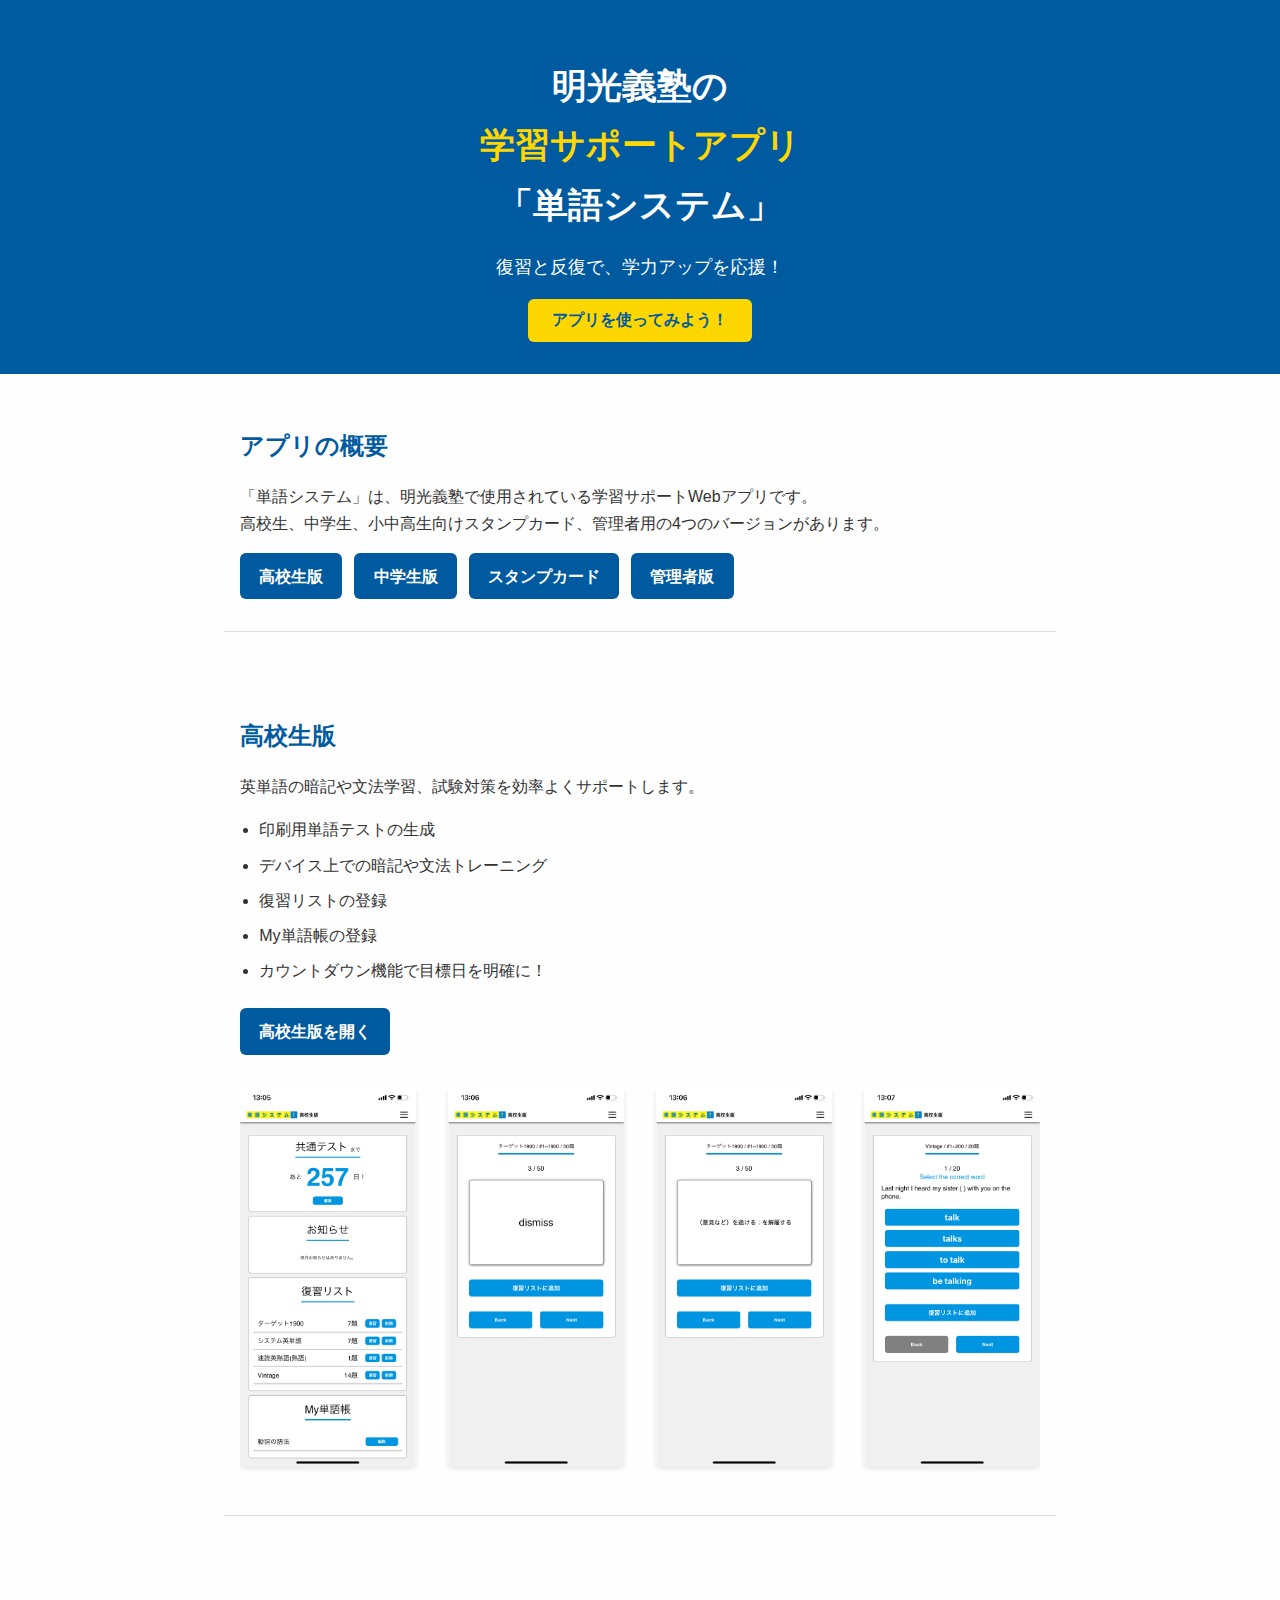
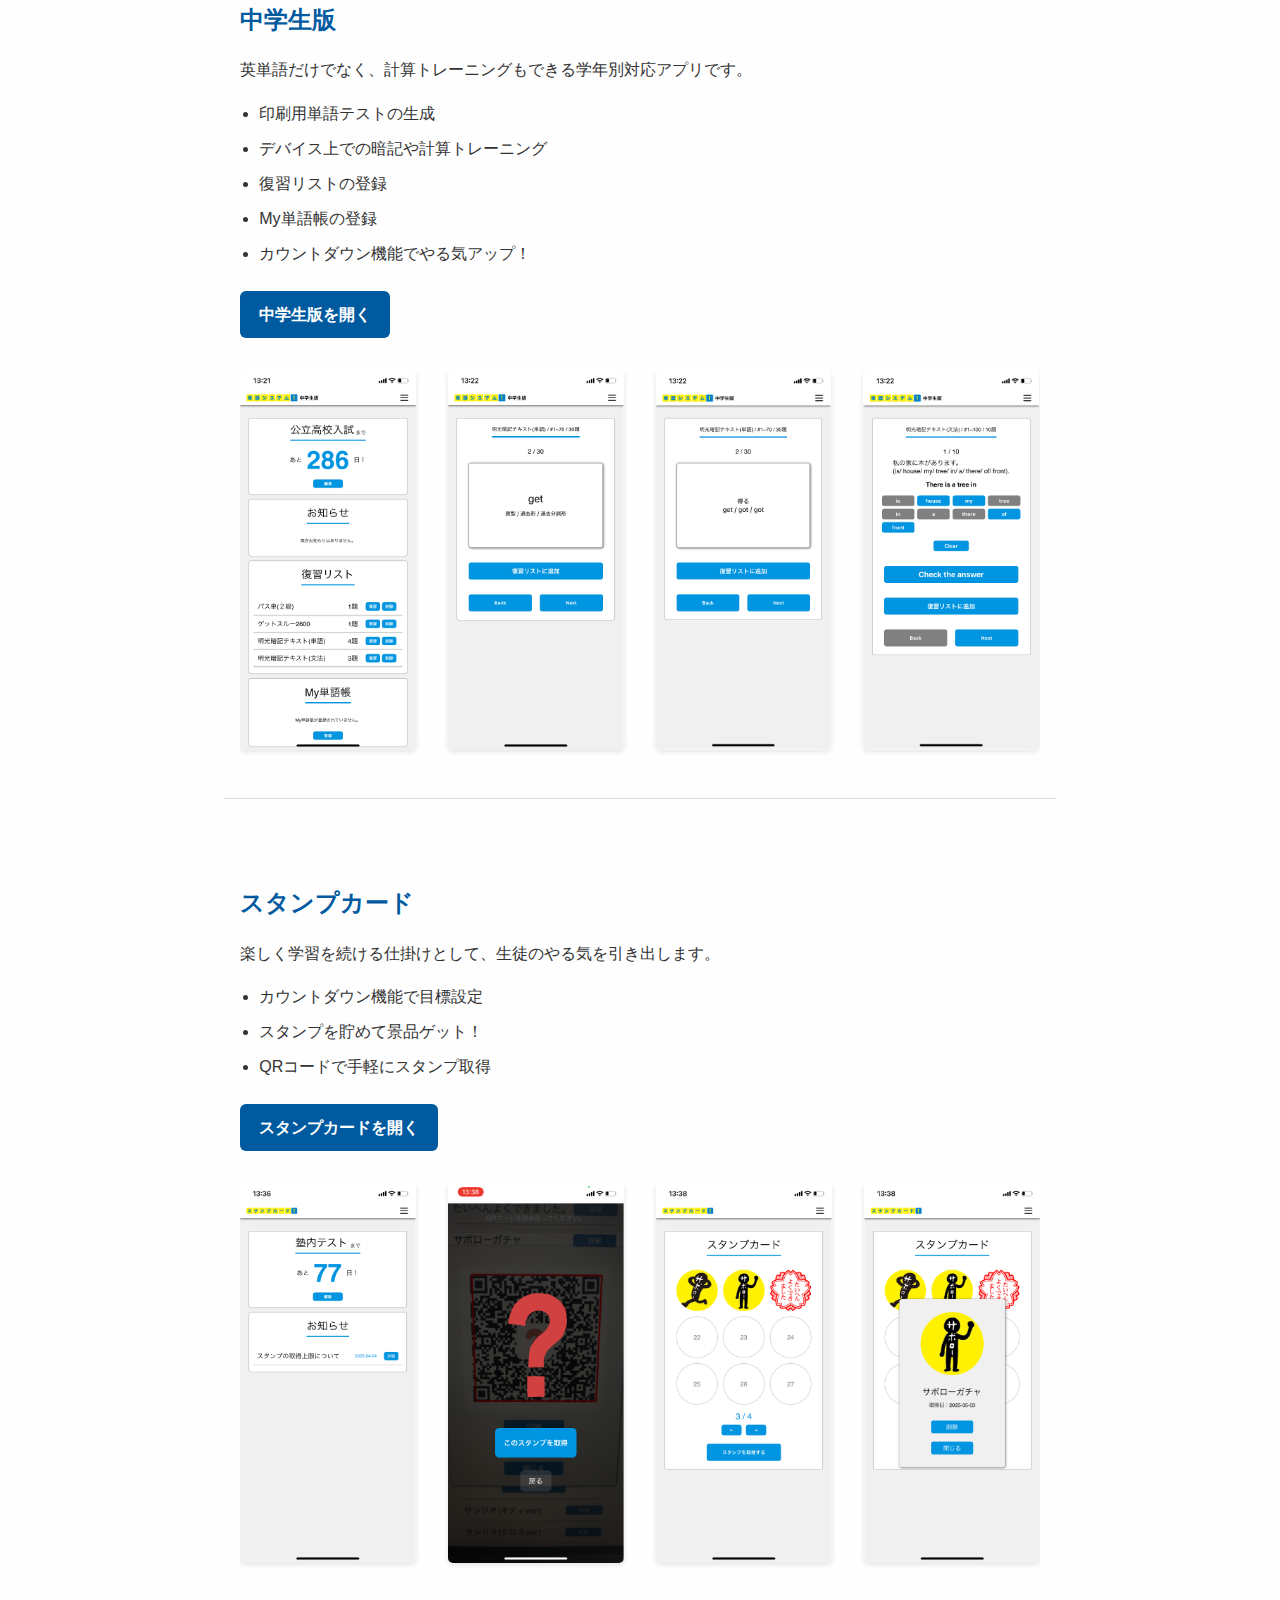
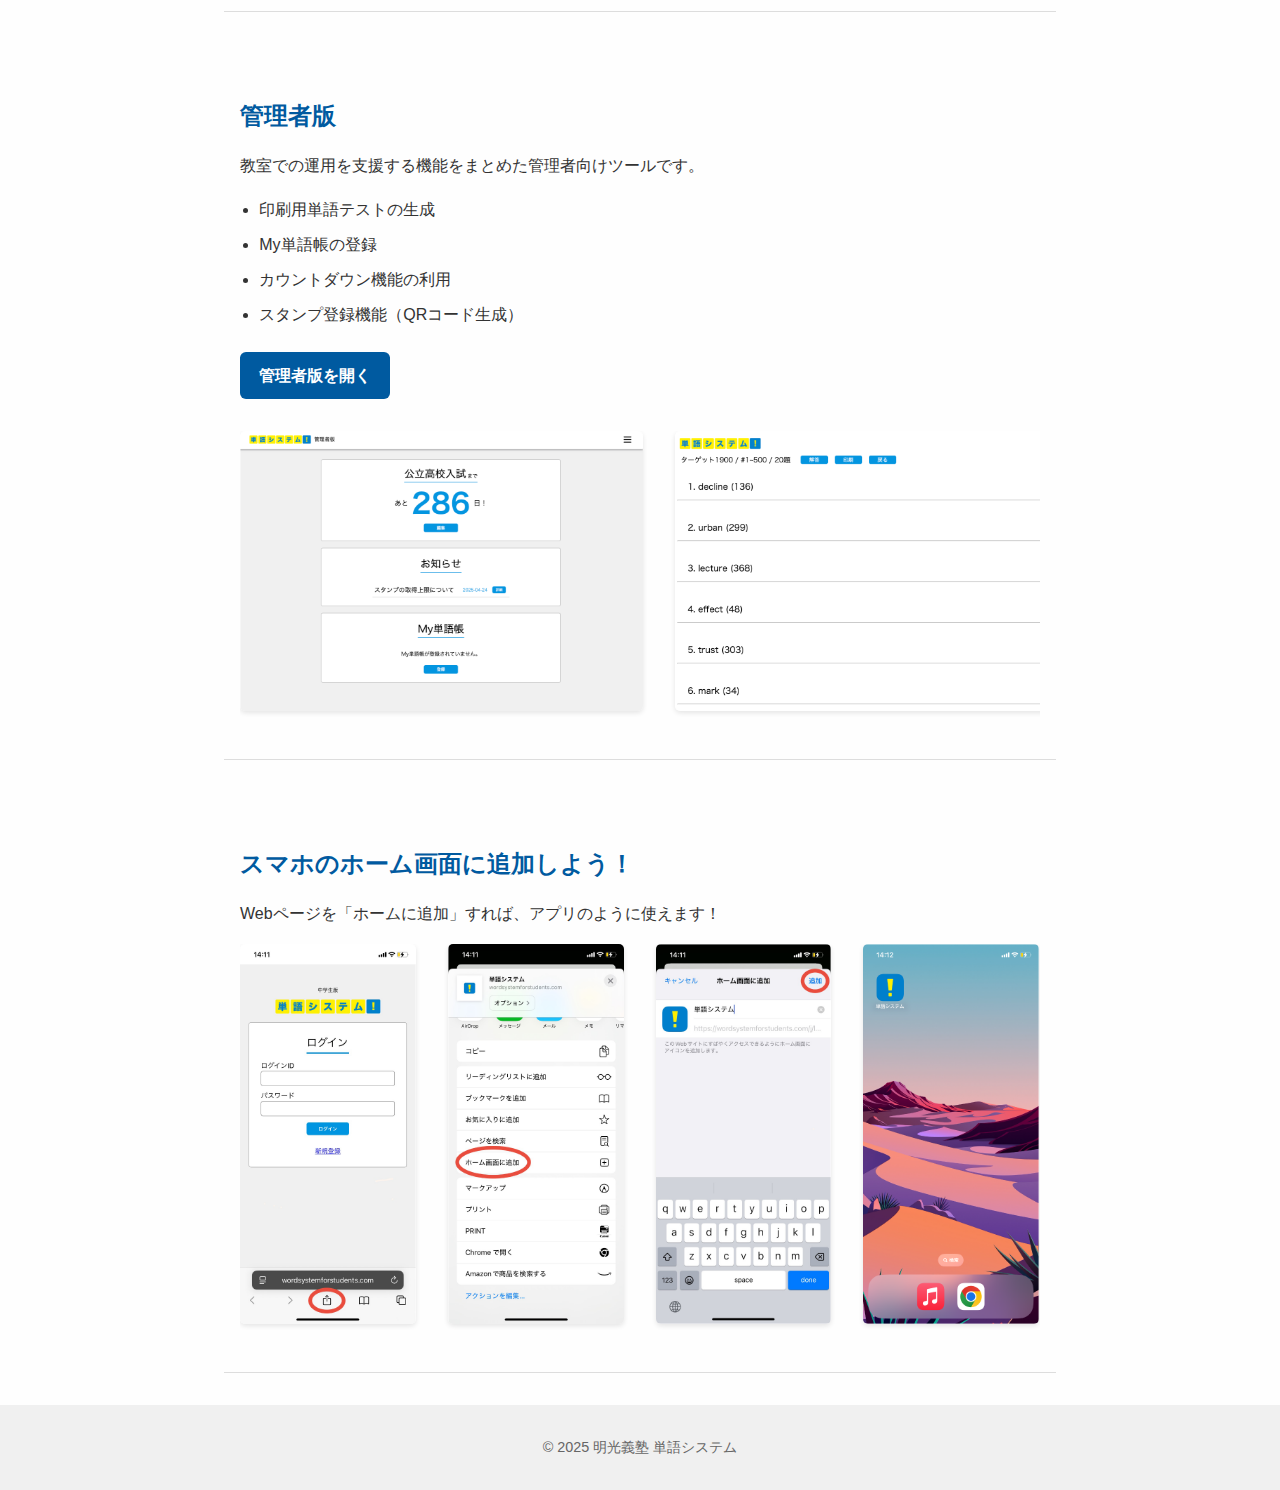
<file: index.html>
<!DOCTYPE html>
<html lang="ja">
<head>
    <meta charset="UTF-8">
    <meta name="viewport" content="width=device-width, initial-scale=1.0">
    <title>単語システム | 明光義塾</title>
    <link rel="stylesheet" href="common/css/style.css">
    <link rel="manifest" href="common/icons/manifest.json">
    <link rel="icon" href="common/icons/favicon.ico" type="image/x-icon">
    <link rel="icon" type="image/png" sizes="16x16" href="common/icons/favicon-16x16.png">
    <link rel="icon" type="image/png" sizes="32x32" href="common/icons/favicon-32x32.png">
    <link rel="icon" type="image/png" sizes="48x48" href="common/icons/favicon-48x48.png">
    <meta name="theme-color" content="#ffffff">
</head>
<body>
    <header>
        <h1>明光義塾の<br><span class="highlight">学習サポートアプリ</span><br>「単語システム」</h1>
        <p class="tagline">復習と反復で、学力アップを応援！</p>
        <button class="cta" onclick="scrollToApps()">アプリを使ってみよう！</button>
    </header>

    <section id="about" class="about">
        <h2>アプリの概要</h2>
        <p>「単語システム」は、明光義塾で使用されている学習サポートWebアプリです。<br>高校生、中学生、小中高生向けスタンプカード、管理者用の4つのバージョンがあります。</p>
        <div class="jump-buttons">
            <a href="#high" class="jump-button">高校生版</a>
            <a href="#junior" class="jump-button">中学生版</a>
            <a href="#stamp" class="jump-button">スタンプカード</a>
            <a href="#admin" class="jump-button">管理者版</a>
        </div>
    </section>

    <section id="high" class="app-section">
        <h2>高校生版</h2>
        <p>英単語の暗記や文法学習、試験対策を効率よくサポートします。</p>
        <ul>
            <li>印刷用単語テストの生成</li>
            <li>デバイス上での暗記や文法トレーニング</li>
            <li>復習リストの登録</li>
            <li>My単語帳の登録</li>
            <li>カウントダウン機能で目標日を明確に！</li>
        </ul>
        <a href="h/login.php" class="link-button">高校生版を開く</a>
        <div class="screenshot-scroll">
            <img src="common/images/highschool_1.png" alt="高校生版1">
            <img src="common/images/highschool_2.png" alt="高校生版2">
            <img src="common/images/highschool_3.png" alt="高校生版3">
            <img src="common/images/highschool_4.png" alt="高校生版4">
            <img src="common/images/highschool_5.png" alt="高校生版5">
            <img src="common/images/highschool_6.png" alt="高校生版6">
            <img src="common/images/highschool_7.png" alt="高校生版7">
            <img src="common/images/highschool_8.png" alt="高校生版8">
        </div>
    </section>

    <section id="junior" class="app-section">
        <h2>中学生版</h2>
        <p>英単語だけでなく、計算トレーニングもできる学年別対応アプリです。</p>
        <ul>
            <li>印刷用単語テストの生成</li>
            <li>デバイス上での暗記や計算トレーニング</li>
            <li>復習リストの登録</li>
            <li>My単語帳の登録</li>
            <li>カウントダウン機能でやる気アップ！</li>
        </ul>
        <a href="j/login.php" class="link-button">中学生版を開く</a>
        <div class="screenshot-scroll">
            <img src="common/images/junior_1.png" alt="中学生版1">
            <img src="common/images/junior_2.png" alt="中学生版2">
            <img src="common/images/junior_3.png" alt="中学生版3">
            <img src="common/images/junior_4.png" alt="中学生版4">
            <img src="common/images/junior_5.png" alt="中学生版5">
            <img src="common/images/junior_6.png" alt="中学生版6">
            <img src="common/images/junior_7.png" alt="中学生版7">
            <img src="common/images/junior_8.png" alt="中学生版8">
        </div>
    </section>

    <section id="stamp" class="app-section">
        <h2>スタンプカード</h2>
        <p>楽しく学習を続ける仕掛けとして、生徒のやる気を引き出します。</p>
        <ul>
            <li>カウントダウン機能で目標設定</li>
            <li>スタンプを貯めて景品ゲット！</li>
            <li>QRコードで手軽にスタンプ取得</li>
        </ul>
        <a href="e/login.php" class="link-button">スタンプカードを開く</a>
        <div class="screenshot-scroll">
            <img src="common/images/stampcard_1.png" alt="スタンプカード1">
            <img src="common/images/stampcard_2.png" alt="スタンプカード2">
            <img src="common/images/stampcard_3.png" alt="スタンプカード3">
            <img src="common/images/stampcard_4.png" alt="スタンプカード4">
        </div>
    </section>

    <section id="admin" class="app-section">
        <h2>管理者版</h2>
        <p>教室での運用を支援する機能をまとめた管理者向けツールです。</p>
        <ul>
            <li>印刷用単語テストの生成</li>
            <li>My単語帳の登録</li>
            <li>カウントダウン機能の利用</li>
            <li>スタンプ登録機能（QRコード生成）</li>
        </ul>
        <a href="d/login.php" class="link-button">管理者版を開く</a>
        <div class="screenshot-scroll admin-screens">
            <img src="common/images/admin_1.png" alt="管理者版1">
            <img src="common/images/admin_2.png" alt="管理者版2">
            <img src="common/images/admin_3.png" alt="管理者版3">
            <img src="common/images/admin_4.png" alt="管理者版4">
            <img src="common/images/admin_5.png" alt="管理者版5">
            <img src="common/images/admin_6.png" alt="管理者版6">
            <img src="common/images/admin_7.png" alt="管理者版7">
            <img src="common/images/admin_8.png" alt="管理者版8">
        </div>
    </section>

    <section class="promote">
        <h2>スマホのホーム画面に追加しよう！</h2>
        <p>Webページを「ホームに追加」すれば、アプリのように使えます！</p>
        <div class="screenshot-scroll">
            <img src="common/images/add-to-home_1.png" alt="ホーム画面追加の説明1">
            <img src="common/images/add-to-home_2.png" alt="ホーム画面追加の説明2">
            <img src="common/images/add-to-home_3.png" alt="ホーム画面追加の説明3">
            <img src="common/images/add-to-home_4.png" alt="ホーム画面追加の説明4">
        </div>
    </section>

    <footer>
        <p>&copy; 2025 明光義塾 単語システム</p>
    </footer>

    <script src="common/js/script.js"></script>
</body>
</html>
</file>
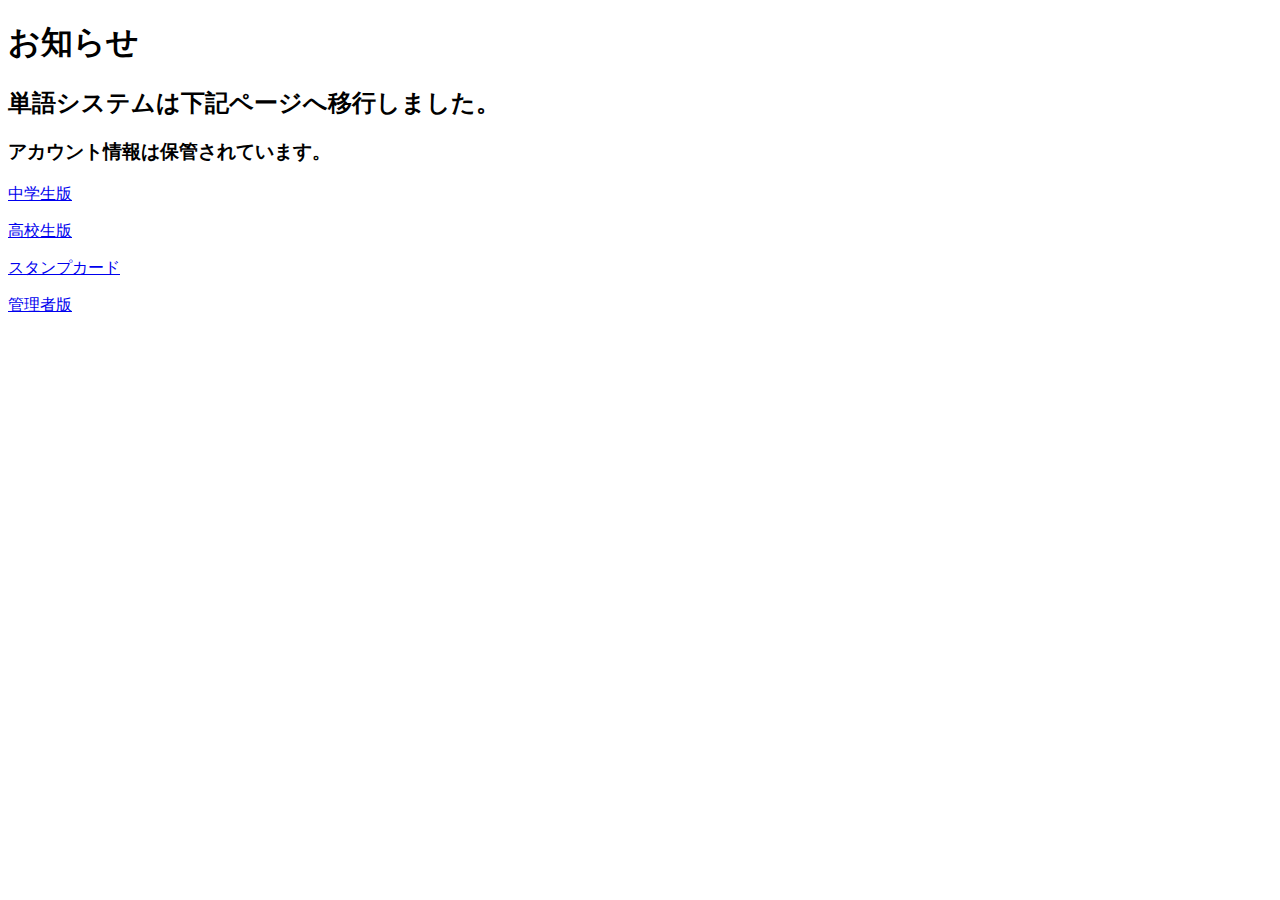
<file: login.html>
<!DOCTYPE html>
<html>
    <head lang = "ja">
        <meta charset = "UTF-8">
        <title>単語システム</title>
        <meta name = "description" content = "単語システム">
        <meta name = "viewport" content = "width=device-width">
    </head>
    <body>
        <h1>お知らせ</h1>
        <h2>単語システムは下記ページへ移行しました。</h2>
        <h3>アカウント情報は保管されています。</h3>
        <p><a href = "./j/login.php">中学生版</a></p>
        <p><a href = "./h/login.php">高校生版</a></p>
        <p><a href = "./e/login.php">スタンプカード</a></p>
        <p><a href = "./d/login.php">管理者版</a></p>
    </body>
</html>
</file>
<file: common/css/style.css>
:root {
    --main-color: rgb(0, 90, 160);
    --accent-yellow: #ffd700;
}

body {
    font-family: 'Helvetica Neue', sans-serif;
    margin: 0;
    padding: 0;
    background-color: #fefefe;
    color: #333;
    line-height: 1.7;
}

header {
    background-color: var(--main-color);
    color: #fff;
    text-align: center;
    padding: 2rem 1rem;
}

header h1 {
    font-size: 2.2rem;
    margin-bottom: 0.5rem;
}

.highlight {
    color: var(--accent-yellow);
}

.tagline {
    font-size: 1.1rem;
    margin-bottom: 1rem;
}

.cta {
    padding: 0.7rem 1.5rem;
    background-color: var(--accent-yellow);
    border: none;
    color: var(--main-color);
    font-weight: bold;
    border-radius: 6px;
    font-size: 1rem;
    cursor: pointer;
}

.cta:hover {
    background-color: #ffc107;
}

section {
    padding: 2rem 1rem;
    max-width: 800px;
    margin: auto;
}

h2 {
    font-size: 1.5rem;
    margin-bottom: 1rem;
    color: var(--main-color);
}

ul {
    padding-left: 1.2rem;
}

li {
    margin-bottom: 0.5rem;
}

.link-button {
    display: inline-block;
    margin-top: 0.5rem;
    margin-bottom: 1rem;
    padding: 0.6rem 1.2rem;
    background-color: var(--main-color);
    color: #fff;
    text-decoration: none;
    font-weight: bold;
    border-radius: 6px;
    transition: background-color 0.3s;
}

.link-button:hover {
    background-color: #005080;
}

footer {
    text-align: center;
    padding: 1rem;
    background-color: #f0f0f0;
    font-size: 0.9rem;
    color: #666;
}

img {
    max-width: 100%;
    height: auto;
    border-radius: 5px;
    box-shadow: 0 2px 5px rgba(0,0,0,0.1);
    margin-right: 1rem;
}

.screenshot-scroll {
    display: flex;
    overflow-x: auto;
    gap: 1rem;
    margin-top: 1rem;
    padding-bottom: 1rem;
    -webkit-overflow-scrolling: touch;
}

.screenshot-scroll img {
    height: 380px;
    flex-shrink: 0;
    border-radius: 5px;
}

.admin-screens img {
    height: 280px;
}

.jump-buttons {
    margin-top: 1rem;
    display: flex;
    flex-wrap: wrap;
    gap: 0.75rem;
    justify-content: flex-start;
}

.jump-button {
    padding: 0.6rem 1.2rem;
    background-color: var(--main-color);
    color: #fff;
    text-decoration: none;
    font-weight: bold;
    border-radius: 6px;
    transition: background-color 0.3s;
    white-space: nowrap;
}

.jump-button:hover {
    background-color: #005080;
}

.about {
    border-bottom: 1px solid #ddd;
    padding-bottom: 2rem;
    margin-bottom: 2rem;
}

.app-section,
.promote {
    border-bottom: 1px solid #ddd;
    padding-bottom: 2rem;
    margin-bottom: 2rem;
}

@media (max-width: 600px) {
    header h1 {
        font-size: 1.6rem;
    }

    .cta {
        font-size: 0.9rem;
    }

    h2 {
        font-size: 1.3rem;
    }

    .screenshot-scroll img {
        height: 260px;
    }

    .admin-screens img {
        height: 200px;
    }

    section {
        padding: 1.5rem 1rem;
    }
}
</file>
